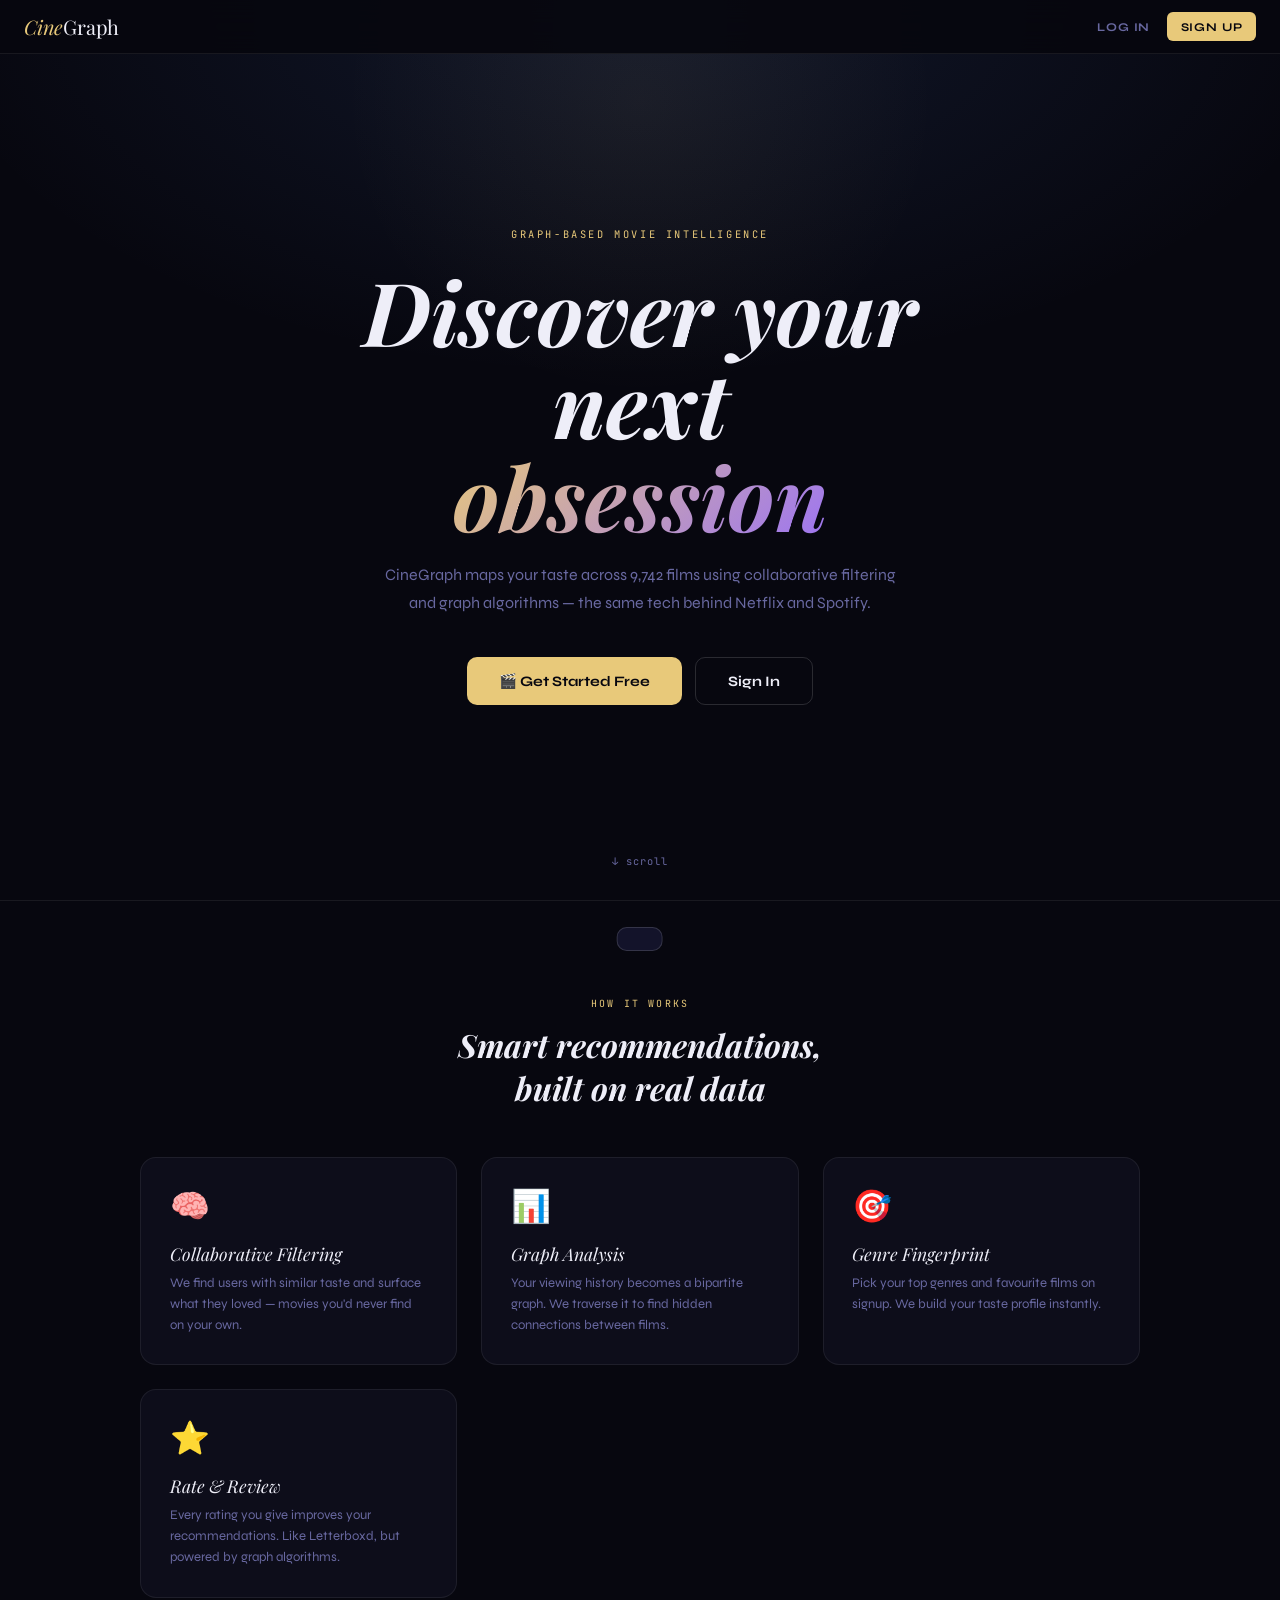
<file: frontend/graph.html>
<!DOCTYPE html>
<html lang="en">
<head>
<meta charset="UTF-8">
<meta name="viewport" content="width=device-width,initial-scale=1.0">
<title>Graph — CineGraph</title>
<link href="https://fonts.googleapis.com/css2?family=Playfair+Display:ital,wght@0,400;0,700;1,400;1,600&family=Syne:wght@400;500;600;700;800&family=JetBrains+Mono:wght@300;400;500&display=swap" rel="stylesheet">
<link rel="stylesheet" href="shared.css">
<style>
.graph-controls{
  padding:.75rem 2rem;
  border-bottom:1px solid var(--border);
  display:flex;
  align-items:center;
  gap:.8rem;
  flex-wrap:wrap;
  background:var(--s1);
}
.graph-controls h2{
  font-family:var(--serif);
  font-size:1.3rem;
  font-style:italic;
  margin-right:auto;
  color:var(--text);
}
.gc-btn{
  background:var(--s2);
  border:1px solid var(--border);
  color:var(--muted);
  font-family:var(--mono);
  font-size:.65rem;
  padding:.35rem .85rem;
  border-radius:6px;
  cursor:pointer;
  transition:all .18s;
  letter-spacing:.04em;
}
.gc-btn:hover{ border-color:var(--gold); color:var(--text); }
.gc-btn.on{ background:var(--gold); color:#07070f; border-color:var(--gold); }
.gl{ display:flex; gap:1.2rem; align-items:center; }
.gl-i{ display:flex; align-items:center; gap:.4rem; font-family:var(--mono); font-size:.62rem; color:var(--muted); }
.gl-d{ width:10px; height:10px; border-radius:50%; flex-shrink:0; }
.canvas-wrap{ width:100%; position:relative; overflow:hidden; background:#07070f; }
#graph-canvas{ width:100%; cursor:grab; display:block; }
#graph-canvas:active{ cursor:grabbing; }
.graph-footer{
  padding:.55rem 2rem;
  font-family:var(--mono);
  font-size:.62rem;
  color:var(--muted);
  border-top:1px solid var(--border);
  display:flex;
  justify-content:space-between;
  align-items:center;
  background:var(--s1);
}
.graph-footer span:first-child{ opacity:.6; }
#node-tooltip{
  position:absolute;
  background:var(--s1);
  border:1px solid var(--border2);
  border-radius:8px;
  padding:.55rem .85rem;
  font-family:var(--mono);
  font-size:.72rem;
  color:var(--text);
  pointer-events:none;
  opacity:0;
  transition:opacity .15s;
  max-width:200px;
  z-index:10;
  line-height:1.5;
}
#node-tooltip.show{ opacity:1; }
</style>
</head>
<body>
<nav id="nav-root"></nav>
<div id="toast"></div>

<div class="page-wrap" style="display:flex;flex-direction:column;min-height:100vh;">
  <div class="graph-controls">
    <h2>Bipartite Graph</h2>
    <div class="gl">
      <div class="gl-i"><div class="gl-d" style="background:#5b8dee"></div>Users</div>
      <div class="gl-i"><div class="gl-d" style="background:#e8c97a"></div>You</div>
      <div class="gl-i"><div class="gl-d" style="background:#4ecb7f"></div>Watched by you</div>
      <div class="gl-i"><div class="gl-d" style="background:#c8b878"></div>Other movies</div>
    </div>
    <button class="gc-btn on" id="gbtn-yours">Your Network</button>
    <button class="gc-btn" id="gbtn-full">Full Sample</button>
    <button class="gc-btn" id="gbtn-reset">Reset View</button>
  </div>

  <div class="canvas-wrap" id="canvas-wrap" style="flex:1;position:relative;">
    <canvas id="graph-canvas"></canvas>
    <div id="node-tooltip"></div>
  </div>

  <div class="graph-footer">
    <span>Click a movie to open it · Drag to pan · Scroll to zoom</span>
    <span id="graph-stat"></span>
  </div>
</div>

<script>const DB = {"movies":{"1":["Toy Story (1995)","Adventure|Animation|Children|Comedy|Fantasy",3.9,215,["pixar","fun"]],"2":["Jumanji (1995)","Adventure|Children|Fantasy",3.4,110,["fantasy","robin williams"]],"3":["Grumpier Old Men (1995)","Comedy|Romance",3.3,52,[]],"6":["Heat (1995)","Action|Crime|Thriller",3.9,102,[]],"10":["GoldenEye (1995)","Action|Adventure|Thriller",3.5,132,[]],"32":["Twelve Monkeys (a.k.a. 12 Monkeys) (1995)","Mystery|Sci-Fi|Thriller",4.0,177,["time travel","mindfuck"]],"34":["Babe (1995)","Children|Drama",3.7,128,[]],"47":["Seven (a.k.a. Se7en) (1995)","Mystery|Thriller",4.0,203,["mystery","twist ending","serial killer"]],"50":["Usual Suspects, The (1995)","Crime|Mystery|Thriller",4.2,204,["mindfuck","thriller","twist ending"]],"58":["Postman, The (Postino, Il) (1994)","Comedy|Drama|Romance",4.0,37,[]],"110":["Braveheart (1995)","Action|Drama|War",4.0,237,["epic","historical"]],"111":["Taxi Driver (1976)","Crime|Drama|Thriller",4.1,104,[]],"150":["Apollo 13 (1995)","Adventure|Drama|IMAX",3.8,201,["nasa","space"]],"165":["Die Hard: With a Vengeance (1995)","Action|Crime|Thriller",3.6,144,[]],"215":["Before Sunrise (1995)","Drama|Romance",4.0,24,[]],"223":["Clerks (1994)","Comedy",3.9,104,["hilarious","independent film"]],"231":["Dumb & Dumber (Dumb and Dumber) (1994)","Adventure|Comedy",3.1,133,[]],"235":["Ed Wood (1994)","Comedy|Drama",3.7,70,[]],"260":["Star Wars: Episode IV - A New Hope (1977)","Action|Adventure|Sci-Fi",4.2,251,["classic","epic"]],"293":["Léon: The Professional (a.k.a. The Professional) (Léon) (1994)","Action|Crime|Drama|Thriller",4.0,133,[]],"296":["Pulp Fiction (1994)","Comedy|Crime|Drama|Thriller",4.2,307,["cult film","drugs"]],"316":["Stargate (1994)","Action|Adventure|Sci-Fi",3.4,140,[]],"318":["Shawshank Redemption, The (1994)","Crime|Drama",4.4,317,["prison","stephen king"]],"333":["Tommy Boy (1995)","Comedy",3.8,50,[]],"344":["Ace Ventura: Pet Detective (1994)","Comedy",3.0,161,[]],"349":["Clear and Present Danger (1994)","Action|Crime|Drama|Thriller",3.6,110,[]],"356":["Forrest Gump (1994)","Comedy|Drama|Romance|War",4.2,329,["vietnam","inspiring"]],"357":["Four Weddings and a Funeral (1994)","Comedy|Romance",3.5,103,[]],"364":["Lion King, The (1994)","Adventure|Animation|Children|Drama|Musical|IMAX",3.9,172,["disney"]],"367":["Mask, The (1994)","Action|Comedy|Crime|Fantasy",3.2,157,[]],"380":["True Lies (1994)","Action|Adventure|Comedy|Romance|Thriller",3.5,178,[]],"457":["Fugitive, The (1993)","Thriller",4.0,190,[]],"480":["Jurassic Park (1993)","Action|Adventure|Sci-Fi|Thriller",3.8,238,["dinosaur"]],"500":["Mrs. Doubtfire (1993)","Comedy|Drama",3.4,144,[]],"527":["Schindler's List (1993)","Drama|War",4.2,220,["holocaust","moving"]],"541":["Blade Runner (1982)","Action|Sci-Fi|Thriller",4.1,124,["sci-fi","atmospheric"]],"543":["So I Married an Axe Murderer (1993)","Comedy|Romance|Thriller",3.3,41,[]],"551":["Nightmare Before Christmas, The (1993)","Animation|Children|Fantasy|Musical",3.6,93,[]],"552":["Three Musketeers, The (1993)","Action|Adventure|Comedy|Romance",3.3,61,[]],"553":["Tombstone (1993)","Action|Drama|Western",3.8,65,[]],"586":["Home Alone (1990)","Children|Comedy",3.0,116,[]],"587":["Ghost (1990)","Comedy|Drama|Fantasy|Romance|Thriller",3.4,115,[]],"588":["Aladdin (1992)","Adventure|Animation|Children|Comedy|Musical",3.8,183,["disney"]],"589":["Terminator 2: Judgment Day (1991)","Action|Sci-Fi",4.0,224,[]],"590":["Dances with Wolves (1990)","Adventure|Drama|Western",3.8,164,[]],"592":["Batman (1989)","Action|Crime|Thriller",3.4,189,[]],"593":["Silence of the Lambs, The (1991)","Crime|Horror|Thriller",4.2,279,[]],"594":["Snow White and the Seven Dwarfs (1937)","Animation|Children|Drama|Fantasy|Musical",3.6,77,["disney"]],"595":["Beauty and the Beast (1991)","Animation|Children|Fantasy|Musical|Romance|IMAX",3.8,146,["disney"]],"596":["Pinocchio (1940)","Animation|Children|Fantasy|Musical",3.5,60,["disney"]],"597":["Pretty Woman (1990)","Comedy|Romance",3.5,135,[]],"608":["Fargo (1996)","Comedy|Crime|Drama|Thriller",4.1,181,["dark comedy","coen brothers"]],"648":["Mission: Impossible (1996)","Action|Adventure|Mystery|Thriller",3.5,162,[]],"661":["James and the Giant Peach (1996)","Adventure|Animation|Children|Fantasy|Musical",3.4,49,[]],"673":["Space Jam (1996)","Adventure|Animation|Children|Comedy|Fantasy|Sci-Fi",2.7,53,[]],"733":["Rock, The (1996)","Action|Adventure|Thriller",3.6,121,[]],"736":["Twister (1996)","Action|Adventure|Romance|Thriller",3.3,123,[]],"750":["Dr. Strangelove or: How I Learned to Stop Worrying and Love the Bomb (1964)","Comedy|War",4.3,97,[]],"780":["Independence Day (a.k.a. ID4) (1996)","Action|Adventure|Sci-Fi|Thriller",3.4,202,[]],"858":["Godfather, The (1972)","Crime|Drama",4.3,192,["mafia"]],"904":["Rear Window (1954)","Mystery|Thriller",4.3,84,[]],"912":["Casablanca (1942)","Drama|Romance",4.2,100,[]],"919":["Wizard of Oz, The (1939)","Adventure|Children|Fantasy|Musical",3.9,92,[]],"923":["Citizen Kane (1941)","Drama|Mystery",4.0,69,[]],"924":["2001: A Space Odyssey (1968)","Adventure|Drama|Sci-Fi",3.9,109,[]],"1036":["Die Hard (1988)","Action|Crime|Thriller",3.9,145,[]],"1073":["Willy Wonka & the Chocolate Factory (1971)","Children|Comedy|Fantasy|Musical",3.9,119,[]],"1079":["Fish Called Wanda, A (1988)","Comedy|Crime",3.9,71,[]],"1080":["Monty Python's Life of Brian (1979)","Comedy",3.9,89,[]],"1089":["Reservoir Dogs (1992)","Crime|Mystery|Thriller",4.2,131,["quentin tarantino"]],"1136":["Monty Python and the Holy Grail (1975)","Adventure|Comedy|Fantasy",4.2,136,[]],"1193":["One Flew Over the Cuckoo's Nest (1975)","Drama",4.2,133,[]],"1196":["Star Wars: Episode V - The Empire Strikes Back (1980)","Action|Adventure|Sci-Fi",4.2,211,[]],"1197":["Princess Bride, The (1987)","Action|Adventure|Comedy|Fantasy|Romance",4.2,142,[]],"1198":["Raiders of the Lost Ark (Indiana Jones and the Raiders of the Lost Ark) (1981)","Action|Adventure",4.2,200,[]],"1200":["Aliens (1986)","Action|Adventure|Horror|Sci-Fi",4.0,126,[]],"1210":["Star Wars: Episode VI - Return of the Jedi (1983)","Action|Adventure|Sci-Fi",4.1,196,[]],"1213":["Goodfellas (1990)","Crime|Drama",4.2,126,["mafia"]],"1214":["Alien (1979)","Horror|Sci-Fi",4.0,146,[]],"1219":["Psycho (1960)","Crime|Horror",4.0,83,[]],"1221":["Godfather: Part II, The (1974)","Crime|Drama",4.3,129,["mafia"]],"1222":["Full Metal Jacket (1987)","Drama|War",4.1,102,["vietnam"]],"1240":["Terminator, The (1984)","Action|Sci-Fi|Thriller",3.9,131,[]],"1246":["Dead Poets Society (1989)","Drama",4.0,86,[]],"1265":["Groundhog Day (1993)","Comedy|Fantasy|Romance",3.9,143,[]],"1270":["Back to the Future (1985)","Adventure|Comedy|Sci-Fi",4.0,171,["time travel"]],"1580":["Men in Black (a.k.a. MIB) (1997)","Action|Comedy|Sci-Fi",3.5,165,[]],"1617":["L.A. Confidential (1997)","Crime|Film-Noir|Mystery|Thriller",4.1,97,[]],"1653":["Gattaca (1997)","Drama|Sci-Fi|Thriller",4.0,86,[]],"1682":["Truman Show, The (1998)","Comedy|Drama|Sci-Fi",3.8,125,[]],"1704":["Good Will Hunting (1997)","Drama|Romance",4.1,141,["inspirational"]],"1721":["Titanic (1997)","Drama|Romance",3.4,140,[]],"1732":["Big Lebowski, The (1998)","Comedy|Crime",3.9,106,["coen brothers"]],"1784":["As Good as It Gets (1997)","Comedy|Drama|Romance",3.7,96,[]],"2028":["Saving Private Ryan (1998)","Action|Drama|War",4.1,188,["world war ii"]],"2329":["American History X (1998)","Crime|Drama",4.2,129,[]],"2355":["Bug's Life, A (1998)","Adventure|Animation|Children|Comedy",3.5,92,["pixar"]],"2395":["Rushmore (1998)","Comedy|Drama",3.5,56,[]],"2396":["Shakespeare in Love (1998)","Comedy|Drama|Romance",3.8,92,[]],"2502":["Office Space (1999)","Comedy|Crime",4.1,94,[]],"2571":["Matrix, The (1999)","Action|Sci-Fi|Thriller",4.2,278,["martial arts","sci-fi"]],"2628":["Star Wars: Episode I - The Phantom Menace (1999)","Action|Adventure|Sci-Fi",3.1,140,[]],"2692":["Run Lola Run (Lola rennt) (1998)","Action|Crime",4.0,75,[]],"2700":["South Park: Bigger, Longer and Uncut (1999)","Animation|Comedy|Musical",3.9,76,[]],"2762":["Sixth Sense, The (1999)","Drama|Horror|Mystery",3.9,179,[]],"2858":["American Beauty (1999)","Drama|Romance",4.1,204,[]],"2959":["Fight Club (1999)","Action|Crime|Drama|Thriller",4.3,218,["dark comedy","psychology"]],"2997":["Being John Malkovich (1999)","Comedy|Drama|Fantasy",4.0,99,[]],"3114":["Toy Story 2 (1999)","Adventure|Animation|Children|Comedy|Fantasy",3.9,97,["pixar"]],"3578":["Gladiator (2000)","Action|Adventure|Drama",3.9,170,[]],"3793":["X-Men (2000)","Action|Adventure|Sci-Fi",3.7,133,[]],"3949":["Requiem for a Dream (2000)","Drama",3.9,96,["drug abuse"]],"3996":["Crouching Tiger, Hidden Dragon (Wo hu cang long) (2000)","Action|Drama|Romance",3.8,110,[]],"4226":["Memento (2000)","Mystery|Thriller",4.1,159,["nonlinear","twist ending"]],"4306":["Shrek (2001)","Adventure|Animation|Children|Comedy|Fantasy|Romance",3.9,170,[]],"4886":["Monsters, Inc. (2001)","Adventure|Animation|Children|Comedy|Fantasy",3.9,132,["pixar"]],"4896":["Harry Potter and the Sorcerer's Stone (a.k.a. Harry Potter and the Philosopher's Stone) (2001)","Adventure|Children|Fantasy",3.8,107,[]],"4973":["Amelie (Fabuleux destin d'Amélie Poulain, Le) (2001)","Comedy|Romance",4.2,120,["whimsical"]],"4993":["Lord of the Rings: The Fellowship of the Ring, The (2001)","Adventure|Fantasy",4.1,198,["fantasy","tolkien"]],"4995":["Beautiful Mind, A (2001)","Drama|Romance",4.0,123,[]],"5349":["Spider-Man (2002)","Action|Adventure|Sci-Fi|Thriller",3.5,122,[]],"5378":["Star Wars: Episode II - Attack of the Clones (2002)","Action|Adventure|Sci-Fi|IMAX",3.2,92,[]],"5418":["Bourne Identity, The (2002)","Action|Mystery|Thriller",3.8,112,[]],"5445":["Minority Report (2002)","Action|Crime|Mystery|Sci-Fi|Thriller",3.6,120,[]],"5618":["Spirited Away (Sen to Chihiro no kamikakushi) (2001)","Adventure|Animation|Fantasy",4.2,87,["anime"]],"5952":["Lord of the Rings: The Two Towers, The (2002)","Adventure|Fantasy",4.0,188,["tolkien"]],"5989":["Catch Me If You Can (2002)","Crime|Drama",3.9,115,[]],"5991":["Chicago (2002)","Comedy|Crime|Drama|Musical",3.7,49,[]],"6016":["City of God (Cidade de Deus) (2002)","Action|Adventure|Crime|Drama|Thriller",4.1,75,[]],"6333":["X2: X-Men United (2003)","Action|Adventure|Sci-Fi|Thriller",3.7,76,[]],"6365":["Matrix Reloaded, The (2003)","Action|Adventure|Sci-Fi|Thriller|IMAX",3.4,96,[]],"6377":["Finding Nemo (2003)","Adventure|Animation|Children|Comedy",4.0,141,["pixar"]],"6539":["Pirates of the Caribbean: The Curse of the Black Pearl (2003)","Action|Adventure|Comedy|Fantasy",3.8,149,[]],"6874":["Kill Bill: Vol. 1 (2003)","Action|Crime|Thriller",4.0,131,[]],"7143":["Last Samurai, The (2003)","Action|Adventure|Drama|War",3.9,62,[]],"7153":["Lord of the Rings: The Return of the King, The (2003)","Action|Adventure|Drama|Fantasy",4.1,185,["tolkien"]],"7438":["Kill Bill: Vol. 2 (2004)","Action|Drama|Thriller",3.9,110,[]],"7451":["Mean Girls (2004)","Comedy",3.8,39,[]],"8360":["Shrek 2 (2004)","Adventure|Animation|Children|Comedy|Musical|Romance",3.6,92,[]],"8368":["Harry Potter and the Prisoner of Azkaban (2004)","Adventure|Fantasy|IMAX",3.9,93,[]],"8636":["Spider-Man 2 (2004)","Action|Adventure|Sci-Fi|IMAX",3.8,79,[]],"8641":["Anchorman: The Legend of Ron Burgundy (2004)","Comedy",3.8,57,[]],"8665":["Bourne Supremacy, The (2004)","Action|Crime|Thriller",3.8,75,[]],"8784":["Garden State (2004)","Comedy|Drama|Romance",3.7,48,[]],"8798":["Collateral (2004)","Action|Crime|Drama|Thriller",3.8,44,[]],"8874":["Shaun of the Dead (2004)","Comedy|Horror",4.0,77,[]],"8950":["Machinist, The (2004)","Drama|Mystery|Thriller",4.0,38,[]],"8957":["Saw (2004)","Horror|Mystery|Thriller",3.2,33,[]],"8958":["Ray (2004)","Drama",3.7,19,[]],"8961":["Incredibles, The (2004)","Action|Adventure|Animation|Children|Comedy",3.8,125,["pixar"]],"33493":["Star Wars: Episode III - Revenge of the Sith (2005)","Action|Adventure|Sci-Fi",3.4,78,[]],"33794":["Batman Begins (2005)","Action|Crime|IMAX",3.9,116,[]],"44191":["V for Vendetta (2006)","Action|Sci-Fi|Thriller|IMAX",3.9,100,[]],"48394":["Pan's Labyrinth (Laberinto del fauno, El) (2006)","Drama|Fantasy|Thriller",3.8,81,[]],"48516":["Departed, The (2006)","Crime|Drama|Thriller",4.3,107,["undercover cop"]],"48780":["Prestige, The (2006)","Drama|Mystery|Sci-Fi|Thriller",4.0,90,[]],"49272":["Casino Royale (2006)","Action|Adventure|Thriller",3.9,81,[]],"51662":["300 (2007)","Action|Fantasy|War|IMAX",3.7,80,[]],"51255":["Hot Fuzz (2007)","Action|Comedy|Crime|Mystery",4.0,61,[]],"54286":["Bourne Ultimatum, The (2007)","Action|Crime|Thriller",3.7,81,[]],"55820":["No Country for Old Men (2007)","Crime|Drama",3.9,64,[]],"56367":["Juno (2007)","Comedy|Drama|Romance",3.8,65,[]],"57669":["In Bruges (2008)","Comedy|Crime|Drama|Thriller",4.2,41,[]],"58559":["Dark Knight, The (2008)","Action|Crime|Drama|IMAX",4.2,149,["superhero"]],"59315":["Iron Man (2008)","Action|Adventure|Sci-Fi",3.8,94,[]],"60069":["WALL·E (2008)","Adventure|Animation|Children|Romance|Sci-Fi",4.1,104,["pixar"]],"60756":["Step Brothers (2008)","Comedy",3.6,28,[]],"64839":["Wrestler, The (2008)","Drama",3.7,34,[]],"68157":["Inglourious Basterds (2009)","Action|Drama|War",4.1,88,[]],"68358":["Star Trek (2009)","Action|Adventure|Sci-Fi|IMAX",3.9,59,[]],"68954":["Up (2009)","Adventure|Animation|Children|Drama",4.0,105,["pixar"]],"69122":["Hangover, The (2009)","Comedy|Crime",3.6,76,[]],"69757":["(500) Days of Summer (2009)","Comedy|Drama|Romance",3.7,42,[]],"70286":["District 9 (2009)","Mystery|Sci-Fi|Thriller",3.8,65,[]],"71535":["Zombieland (2009)","Action|Comedy|Horror",3.9,53,[]],"72998":["Avatar (2009)","Action|Adventure|Sci-Fi|IMAX",3.6,97,[]],"73017":["Sherlock Holmes (2009)","Action|Crime|Mystery|Thriller",3.9,58,[]],"74458":["Shutter Island (2010)","Drama|Mystery|Thriller",4.0,67,[]],"77455":["Exit Through the Gift Shop (2010)","Comedy|Documentary",4.0,13,[]],"78499":["Toy Story 3 (2010)","Adventure|Animation|Children|Comedy|Fantasy|IMAX",4.1,55,["pixar"]],"79132":["Inception (2010)","Action|Crime|Drama|Mystery|Sci-Fi|Thriller|IMAX",4.1,143,["sci-fi"]],"80463":["Social Network, The (2010)","Drama",3.9,57,[]],"80489":["Town, The (2010)","Crime|Drama|Thriller",4.0,22,[]],"80906":["Inside Job (2010)","Documentary",4.3,12,[]],"81845":["King's Speech, The (2010)","Drama",4.0,58,[]],"82459":["True Grit (2010)","Western",3.8,28,["coen brothers"]],"86345":["Louis C.K.: Hilarious (2010)","Comedy",4.1,9,[]],"89774":["Warrior (2011)","Drama",3.7,11,[]],"91529":["Dark Knight Rises, The (2012)","Action|Adventure|Crime|IMAX",4.0,76,[]],"91658":["Girl with the Dragon Tattoo, The (2011)","Drama|Thriller",3.5,42,[]],"99114":["Django Unchained (2012)","Action|Drama|Western",3.9,71,[]],"106782":["Wolf of Wall Street, The (2013)","Comedy|Crime|Drama",3.9,54,[]],"109487":["Interstellar (2014)","Sci-Fi|IMAX",4.0,73,[]],"112552":["Whiplash (2014)","Drama",4.0,38,[]],"114060":["Drop, The (2014)","Crime|Drama|Thriller",2.8,3,[]],"115713":["Ex Machina (2015)","Drama|Sci-Fi|Thriller",3.9,28,[]],"122882":["Mad Max: Fury Road (2015)","Action|Adventure|Sci-Fi|Thriller",3.8,47,[]],"122886":["Star Wars: Episode VII - The Force Awakens (2015)","Action|Adventure|Fantasy|Sci-Fi|IMAX",3.9,41,[]],"122904":["Deadpool (2016)","Action|Adventure|Comedy|Sci-Fi",3.8,54,[]],"46970":["Idiocracy (2006)","Comedy|Sci-Fi",3.7,62,[]],"131724":["Jinx: The Life and Deaths of Robert Durst, The (2015)","Documentary",5.0,1,[]]},"userWatched":{"1":[1,3,6,47,50,70,101,110,151,157,163,216,223,231,235,260,296,316,333,349,356,362,367,423,441,457,480,500,527,543,552,553,590,592,593,596,608,648,661,673,733,736,780,804,919,923,940,943,954,1009,1023,1024,1025,1029,1030,1031,1032,1042,1049,1060,1073,1080,1089,1090,1092,1097,1127,1136,1196,1197,1198,1206,1208,1210,1213,1214,1219,1220,1222,1224,1226,1240,1256,1258,1265,1270,1275,1278,1282,1291,1298,1348,1377,1396,1408,1445,1473,1500,1517,1552,1573,1580,1587,1617,1620,1625,1644,1676,1732,1777,1793,1804,1805,1920,1927,1954,1967,2000,2005,2012,2018,2028,2033,2046,2048,2054,2058,2078,2090,2093,2094,2096,2099,2105,2115,2116,2137,2139,2141,2143,2161,2174,2193,2253,2268,2273,2291,2329,2338,2353,2366,2387,2389,2395,2406,2414,2427,2450,2459,2470,2478,2492,2502,2528,2529,2542,2571,2580,2596,2616,2617,2628,2640,2641,2644,2648,2654,2657,2692,2700,2716,2761,2797,2826,2858,2872,2899,2916,2944,2947,2948,2949,2959,2985,2987,2991,2993,2997,3033,3034,3052,3053,3062,3147,3168,3176,3243,3247,3253,3273,3386,3439,3440,3441,3448,3450,3479,3489,3527,3578,3617,3639,3671,3702,3703,3729,3740,3744,3793,3809,4006,5060],"2":[318,333,1704,3578,6874,8798,46970,48516,58559,60756,68157,71535,74458,77455,79132,80489,80906,86345,89774,91529,91658,99114,106782,109487,112552,114060,115713,122882,131724],"3":[31,527,647,688,720,849,914,1093,1124,1263,1272,1275,1302,1371,1587,2018,2080,2090,2105,2288,2424,2851,3024,3210,3703,3949,4518,5048,5181,5746,5764,5919,6238,6835,7899,7991,26409,70946,72378],"4":[21,32,45,47,52,58,106,125,126,162,171,176,190,215,222,232,235,247,260,265,296,319,342,345,348,351,357,368,417,441,450,457,475,492,509,538,539,553,588,593,595,599,608,648,708,759,800,892,898,899,902,904,908,910,912,914,919,920,930,937,1025,1046,1057,1060,1073,1077,1079,1080,1084,1086,1094,1103,1136,1179,1183,1188,1196,1197,1198,1199,1203,1211,1213,1219,1225,1250,1259,1265,1266,1279,1282,1283,1288,1291,1304,1391,1449,1466,1500,1517,1580,1597,1617,1641,1704,1719,1732,1733,1734,1834,1860,1883,1885,1892,1895,1907,1914,1916,1923,1947,1966,1967,1968,2019,2076,2078,2109,2145,2150,2174,2186,2203,2204,2282,2324,2336,2351,2359,2390,2395,2406,2467,2571,2583,2599,2628,2683,2692,2712,2762,2763,2770,2791,2843,2858,2874,2921,2926,2959,2973,2997,3033,3044,3060,3079,3083,3160,3175,3176,3204,3255,3317,3358,3365,3386,3408,3481,3489,3508,3538,3591,3788,3809,3851,3897,3911,3967,3996,4002,4014,4020,4021,4027,4029,4033,4034,4074,4121,4144,4166,4226,4239,4246,4252,4260,4273,4308,4347,4381,4641,4741,4765,4881,4896,4902,4967],"5":[1,21,34,36,39,50,58,110,150,153,232,247,253,261,265,266,290,296,300,316,318,344,349,357,364,367,380,410,457,474,475,515,527,531,534,588,589,590,592,594,595,596,597,608],"6":[2,3,4,5,6,7,8,10,11,13,15,16,17,19,21,22,24,25,26,27,31,32,34,36,41,43,45,46,47,50,54,60,61,62,65,66,76,79,86,87,88,89,92,93,95,100,102,104,105,110,112,113,126,135,140,141,145,146,150,151,153,158,159,160,161,163,165,168,170,171,174,177,179,180,181,185,186,189,191,195,196,201,204,205,207,208,209,210,212,216,217,218,219,222,224,225,230,231,234,236,237,239,240,243,248,250,251,252,253,254,256,257,258,261,262,265,266,267,270,271,273,274,276,277,279,281,282,288,289,291,292,293,296,302,303,304,310,312,313,314,315,316,317,318,327,329,330,332,333,336,337,339,340,342,343,344,347,348,349,350,351,352,353,354,355,356,357,358,359,360,361,362,364,366,367,368,370,371,374,377,378,380,381,382,383,405,410,412,415,416,419,426,432,434,435,437,440,445,450,454,455,457,458,460,466,468,469,472,474,475,477,480,485,489,490,491,493,494,497,500,502,505,508,509,510,515,516,520,524,527,531,532,536,537,539,540,542,543,546,548,552,553,569,575,587,588,589,590,592,593,594,595,596,597,606,608,609,616,628,631,637,640,647,648,662,667,694,697,700,704,708,709,710,711,719,736,747,762,765,775,780,783,795,799,801,802,818,830,835,837,838,839,842,848,852,867,880,881,888,891,979,981,986,991,996,999,1004,1006,1042,1049,1061,1064,1073,1082,1084],"7":[1,50,58,150,165,260,356,380,466,480,587,588,589,592,593,595,648,750,780,920,924,1101,1183,1196,1208,1210,1219,1220,1240,1246,1270,1517,1584,1610,1617,1682,1784,1917,1923,1954,2019,2324,2353,2529,2628,2640,2671,2683,2688,2701,2717,2762,2858,3114,3354,3408,3578,3623,3793,3869,3916,3977,3994,4018,4223,4246,4306,4310,4370,4643,4700,4844,4874,4886,4896,4963,4993,4995,5218,5349,5378,5445,5459,5464,5502,5618,5816,5952,5989,5991,6333,6365,6534,6539,6863,6934,7143,7153,7445,8207,8360,8368,8373,8528,8636,8665,8783,8798,8808,8865,8870,8907,8908,8949,8957,8958,8961,8965,8970,8972,8984,27741,30812,30816,31878,32029,32031,32296,32587,33162,33493,33794,33836,34048,34319,37741,38388,42002,45499,45517,45668,45730,46530,48516,48783,48997,49272,49278,49286,49824],"8":[2,10,11,21,32,34,39,47,50,110,141,150,153,185,186,208,231,235,236,252,253,282,292,296,317,318,339,356,357,364,367,377,380,432,440,454,457,480,500,527,539,586,587,590,592,593,597],"9":[41,187,223,371,627,922,923,1037,1095,1198,1270,1674,1987,2011,2012,2023,2300,2877,2901,3173,3328,3735,4131,4558,4993,5218,5378,5445,5447,5451,5481,5507,5841,5843,5872,5890,5891,5893,5902,5952,5956,5962,5965,5988,6001,6044],"10":[296,356,588,597,912,1028,1088,1247,1307,1784,1907,2571,2671,2762,2858,2959,3578,3882,4246,4306,4447,4993,4995,5066,5377,5620,5943,5952,5957,6155,6266,6377,6535,6942,7149,7151,7153,7154,7169,7293,7375,7451,7458,8529,8533,8636,8665,8808,8869,8961,8969,8970,30749,31433,31685,33145,33679,33794,40629,40819,41285,47099,49272,49286,51662,51705,51834,54286,56367,56949,58047,58559,59333,59421,60397,60950,61250,63113,63992,64969,66203,68954,69406,69844,70183,70293,71579,72011,72330,72407,72720,72737,72998,73017,74450,77841,78772,79091,79132,80549,81784,81845,81847,82167,82499,84374,86548,87222,88163,88810,91104,91529,92259,94070,95167,95449,95510,95543,96079,97024,97938,98203,103335,103339,104374,105211,106489,106696,106782,107141,109374,109487,109853,112006,113275,113394,119145,129428,136020,137595,140110]},"userRatings":{"2":{"318":3.0,"333":4.0,"1704":4.5,"3578":4.0,"6874":4.0,"8798":3.5,"48516":4.0,"58559":4.5,"60756":5.0,"68157":4.5,"71535":3.0,"74458":4.0,"77455":3.0,"79132":4.0,"80489":4.5,"80906":5.0,"86345":4.0,"89774":5.0,"91529":3.5,"91658":2.5,"99114":3.5,"106782":5.0,"109487":3.0,"112552":4.0,"115713":3.5,"122882":5.0,"131724":5.0}}};</script>
<script src="shared.js"></script>
<script>
// ─── state ───────────────────────────────────────────────
var gNodes = [], gEdges = [], gMode = 'yours';
var gPan = {x: 0, y: 0}, gZoom = 1;
var canvas, ctx, W, H;
var isDragging = false, dragStart = {x:0,y:0}, panStart = {x:0,y:0};
var hoveredNode = null;

// ─── helpers ─────────────────────────────────────────────
function minfo(mid) { return DB.movies[String(mid)] || null; }
function cleanTitle(t) {
  if (!t) return '?';
  return t.replace(/\s*\(\d{4}\)\s*$/, '').replace(/^(The|A|An)\s+(.+),\s+(The|A|An)$/i, '$3 $2');
}

// ─── canvas setup ────────────────────────────────────────
function initCanvas() {
  canvas = document.getElementById('graph-canvas');
  var wrap = document.getElementById('canvas-wrap');
  W = wrap.offsetWidth;
  H = Math.max(window.innerHeight - 170, 480);
  canvas.width = W;
  canvas.height = H;
  canvas.style.height = H + 'px';
  ctx = canvas.getContext('2d');
}

// ─── build graph data ────────────────────────────────────
function buildGraph(mode) {
  gMode = mode;
  gNodes = [];
  gEdges = [];

  var u = getUser();
  var myId = String((u && u.dbId) || 1);
  // If this user has no watch history, fall back to the first user that does
  if (!DB.userWatched[myId]) {
    myId = Object.keys(DB.userWatched)[0];
  }

  if (mode === 'yours') {
    // Pick current user + neighbours who share watched movies
    var myWatched = (DB.userWatched[myId] || []);
    var mySet = new Set(myWatched.map(String));

    // Find other users sharing ≥2 movies
    var neighbors = [];
    Object.keys(DB.userWatched).forEach(function(uid) {
      if (uid === myId) return;
      var shared = (DB.userWatched[uid] || []).filter(function(m) { return mySet.has(String(m)); });
      if (shared.length >= 2) neighbors.push({uid: uid, shared: shared.length});
    });
    neighbors.sort(function(a,b) { return b.shared - a.shared; });
    neighbors = neighbors.slice(0, 7);

    var allUsers = [{uid: myId, isMe: true}].concat(neighbors.map(function(n) { return {uid: n.uid, isMe: false}; }));

    // Collect movies: only use movies that have DB metadata (no ? nodes)
    var movieSet = new Set();
    // User's own watched movies that have DB entries
    myWatched.forEach(function(m) { if (DB.movies[String(m)]) movieSet.add(String(m)); });
    // Neighbors' movies that have DB entries
    neighbors.forEach(function(n) {
      (DB.userWatched[n.uid] || []).forEach(function(m) { if (DB.movies[String(m)]) movieSet.add(String(m)); });
    });
    var movieIds = [...movieSet].sort(function(a,b){ var ao=mySet.has(a)?1:0,bo=mySet.has(b)?1:0; return bo-ao; }).slice(0,40);

    // ── Layout: TRUE BIPARTITE ──
    // Left column = Users, Right column = Movies
    var PAD_X = 100;
    var LEFT_X = PAD_X;
    var RIGHT_X = W - PAD_X;
    var usedH = H - 80;

    // Place users on left
    allUsers.forEach(function(u, i) {
      var y = 40 + (i + 0.5) * (usedH / allUsers.length);
      gNodes.push({
        id: 'u' + u.uid,
        type: 'user',
        label: u.isMe ? 'You (#' + u.uid + ')' : 'User #' + u.uid,
        shortLabel: u.isMe ? 'You' : '#' + u.uid,
        x: LEFT_X,
        y: y,
        color: u.isMe ? '#e8c97a' : '#5b8dee',
        r: u.isMe ? 14 : 11,
        mid: null,
        isMe: u.isMe
      });
    });

    // Place movies on right
    movieIds.forEach(function(mid, i) {
      var info = minfo(mid);
      var y = 40 + (i + 0.5) * (usedH / movieIds.length);
      var isWatched = mySet.has(mid);
      gNodes.push({
        id: 'm' + mid,
        type: 'movie',
        label: info ? cleanTitle(info[0]) : '?',
        shortLabel: info ? cleanTitle(info[0]).slice(0, 16) : '?',
        x: RIGHT_X,
        y: y,
        color: isWatched ? '#4ecb7f' : '#c8b878',
        r: isWatched ? 9 : 7,
        mid: +mid,
        rating: info ? info[2] : null
      });
    });

    // Build edges
    var nodeMap = {};
    gNodes.forEach(function(n) { nodeMap[n.id] = n; });

    allUsers.forEach(function(u) {
      var watched = DB.userWatched[u.uid] || [];
      watched.forEach(function(m) {
        var mId = 'm' + m;
        if (nodeMap[mId]) {
          gEdges.push({
            from: 'u' + u.uid,
            to: mId,
            isMe: u.isMe,
            alpha: u.isMe ? 0.55 : 0.18
          });
        }
      });
    });

  } else {
    // Full sample: show a slice of all users
    var sUsers = Object.keys(DB.userWatched).slice(0, 12);
    var movieSet2 = new Set();
    sUsers.forEach(function(uid) {
      (DB.userWatched[uid] || []).slice(0, 12).forEach(function(m) { movieSet2.add(String(m)); });
    });
    var movieIds2 = [...movieSet2].filter(function(m) { return DB.movies[m]; }).slice(0, 50);

    var PAD_X = 100, usedH = H - 80;
    var LEFT_X = PAD_X, RIGHT_X = W - PAD_X;

    sUsers.forEach(function(uid, i) {
      var y = 40 + (i + 0.5) * (usedH / sUsers.length);
      gNodes.push({
        id: 'u' + uid, type: 'user',
        label: 'User #' + uid, shortLabel: '#' + uid,
        x: LEFT_X, y: y,
        color: uid === myId ? '#e8c97a' : '#5b8dee',
        r: uid === myId ? 14 : 11,
        mid: null, isMe: uid === myId
      });
    });

    movieIds2.forEach(function(mid, i) {
      var info = minfo(mid);
      var y = 40 + (i + 0.5) * (usedH / movieIds2.length);
      gNodes.push({
        id: 'm' + mid, type: 'movie',
        label: info ? cleanTitle(info[0]) : '?',
        shortLabel: info ? cleanTitle(info[0]).slice(0, 16) : '?',
        x: RIGHT_X, y: y,
        color: '#c8b878', r: 7,
        mid: +mid,
        rating: info ? info[2] : null
      });
    });

    var nodeMap2 = {};
    gNodes.forEach(function(n) { nodeMap2[n.id] = n; });

    sUsers.forEach(function(uid) {
      (DB.userWatched[uid] || []).slice(0, 12).forEach(function(m) {
        var mId = 'm' + m;
        if (nodeMap2[mId]) {
          gEdges.push({ from: 'u' + uid, to: mId, isMe: uid === myId, alpha: uid === myId ? 0.5 : 0.15 });
        }
      });
    });
  }

  // Reset view to show full graph
  gPan = {x: 0, y: 0};
  gZoom = 1;

  document.getElementById('graph-stat').textContent =
    gNodes.filter(function(n){return n.type==='user';}).length + ' users · ' +
    gNodes.filter(function(n){return n.type==='movie';}).length + ' movies · ' +
    gEdges.length + ' connections';

  draw();
}

// ─── drawing ─────────────────────────────────────────────
function worldToScreen(x, y) {
  return { x: x * gZoom + gPan.x, y: y * gZoom + gPan.y };
}
function screenToWorld(sx, sy) {
  return { x: (sx - gPan.x) / gZoom, y: (sy - gPan.y) / gZoom };
}

function draw() {
  if (!ctx) return;
  ctx.clearRect(0, 0, W, H);

  // Background
  ctx.fillStyle = '#07070f';
  ctx.fillRect(0, 0, W, H);

  // Column labels
  ctx.save();
  ctx.font = '600 11px Syne, sans-serif';
  ctx.textAlign = 'center';
  ctx.letterSpacing = '0.1em';

  // Left label
  var leftX = (gNodes.find(function(n){return n.type==='user';})||{x:100}).x;
  var lPos = worldToScreen(leftX, 18);
  ctx.fillStyle = 'rgba(91,141,238,.6)';
  ctx.fillText('USERS', lPos.x, lPos.y);

  // Right label
  var rightX = (gNodes.find(function(n){return n.type==='movie';})||{x:W-100}).x;
  var rPos = worldToScreen(rightX, 18);
  ctx.fillStyle = 'rgba(200,184,120,.6)';
  ctx.fillText('MOVIES', rPos.x, rPos.y);
  ctx.restore();

  // Separator line (faint)
  var midX = worldToScreen((leftX + rightX) / 2, 0).x;
  ctx.save();
  ctx.strokeStyle = 'rgba(255,255,255,.04)';
  ctx.lineWidth = 1;
  ctx.setLineDash([4, 8]);
  ctx.beginPath(); ctx.moveTo(midX, 0); ctx.lineTo(midX, H); ctx.stroke();
  ctx.setLineDash([]);
  ctx.restore();

  // Build node map
  var nm = {};
  gNodes.forEach(function(n) { nm[n.id] = n; });

  // Draw edges (sorted: non-mine first, then mine on top)
  var sortedEdges = gEdges.slice().sort(function(a,b) { return (a.isMe?1:0)-(b.isMe?1:0); });

  sortedEdges.forEach(function(e) {
    var a = nm[e.from], b = nm[e.to];
    if (!a || !b) return;
    var sa = worldToScreen(a.x, a.y);
    var sb = worldToScreen(b.x, b.y);

    ctx.beginPath();
    ctx.moveTo(sa.x, sa.y);

    // Slight curve for readability
    var cpx = (sa.x + sb.x) / 2;
    var cpy = (sa.y + sb.y) / 2 - (e.isMe ? 0 : 8);
    ctx.quadraticCurveTo(cpx, cpy, sb.x, sb.y);

    if (e.isMe) {
      ctx.strokeStyle = 'rgba(78,203,127,' + e.alpha + ')';
      ctx.lineWidth = 1.5 * gZoom;
    } else {
      ctx.strokeStyle = 'rgba(200,184,120,' + e.alpha + ')';
      ctx.lineWidth = 0.8 * gZoom;
    }
    ctx.stroke();
  });

  // Draw nodes
  gNodes.forEach(function(n) {
    var s = worldToScreen(n.x, n.y);
    var r = n.r * Math.min(gZoom, 1.8);
    var isHov = hoveredNode && hoveredNode.id === n.id;

    // Glow
    if (n.r >= 11 || isHov) {
      var gr = ctx.createRadialGradient(s.x, s.y, 0, s.x, s.y, r * 3);
      var col = n.color;
      gr.addColorStop(0, col + '30');
      gr.addColorStop(1, 'transparent');
      ctx.beginPath(); ctx.arc(s.x, s.y, r * 3, 0, Math.PI * 2);
      ctx.fillStyle = gr; ctx.fill();
    }

    // Node circle
    ctx.beginPath(); ctx.arc(s.x, s.y, r + (isHov ? 2 : 0), 0, Math.PI * 2);
    ctx.fillStyle = n.color;
    ctx.fill();

    // Border
    ctx.strokeStyle = isHov ? '#fff' : 'rgba(255,255,255,.25)';
    ctx.lineWidth = isHov ? 2 : 1;
    ctx.stroke();

    // Label
    var fontSize = Math.max(9, Math.min(13, 11 * gZoom));
    ctx.font = n.type === 'user' ? ('600 ' + fontSize + 'px Syne,sans-serif') : (fontSize + 'px JetBrains Mono,monospace');
    ctx.textAlign = n.type === 'user' ? 'right' : 'left';
    ctx.fillStyle = isHov ? '#fff' : 'rgba(255,255,255,.75)';

    var labelX = n.type === 'user' ? s.x - r - 6 : s.x + r + 6;
    var label = n.shortLabel;
    if (gZoom < 0.5) {
      // At very low zoom, skip labels for movies
      if (n.type === 'movie') return;
    }
    ctx.fillText(label, labelX, s.y + fontSize * 0.35);
  });
}

// ─── tooltip ─────────────────────────────────────────────
function showTooltip(node, sx, sy) {
  var tip = document.getElementById('node-tooltip');
  var html = '';
  if (node.type === 'movie') {
    var info = minfo(node.mid);
    if (info) {
      html = '<strong>' + cleanTitle(info[0]) + '</strong><br>';
      html += info[1].replace(/\|/g,', ') + '<br>';
      html += '⭐ ' + info[2].toFixed(1) + ' · ' + info[3] + ' ratings';
    }
  } else {
    var cnt = (DB.userWatched[node.id.replace('u','')] || []).length;
    html = '<strong>' + node.label + '</strong><br>' + cnt + ' movies watched';
  }
  tip.innerHTML = html;
  tip.style.left = Math.min(sx + 14, W - 220) + 'px';
  tip.style.top = Math.max(sy - 40, 4) + 'px';
  tip.classList.add('show');
}
function hideTooltip() {
  document.getElementById('node-tooltip').classList.remove('show');
}

// ─── hit testing ─────────────────────────────────────────
function hitTest(sx, sy) {
  var wp = screenToWorld(sx, sy);
  var hit = null;
  var bestD = Infinity;
  gNodes.forEach(function(n) {
    var d = Math.hypot(n.x - wp.x, n.y - wp.y);
    var threshold = n.r / Math.min(gZoom, 1) + 6;
    if (d < threshold && d < bestD) { bestD = d; hit = n; }
  });
  return hit;
}

// ─── events ──────────────────────────────────────────────
function bindEvents() {
  // Mouse
  canvas.addEventListener('mousedown', function(e) {
    isDragging = true;
    dragStart = {x: e.clientX, y: e.clientY};
    panStart = {x: gPan.x, y: gPan.y};
  });

  window.addEventListener('mouseup', function() { isDragging = false; });

  canvas.addEventListener('mousemove', function(e) {
    var rect = canvas.getBoundingClientRect();
    var sx = e.clientX - rect.left;
    var sy = e.clientY - rect.top;

    if (isDragging) {
      hideTooltip();
      gPan.x = panStart.x + (e.clientX - dragStart.x);
      gPan.y = panStart.y + (e.clientY - dragStart.y);
      draw();
      return;
    }

    var node = hitTest(sx, sy);
    if (node !== hoveredNode) {
      hoveredNode = node;
      canvas.style.cursor = node ? 'pointer' : 'grab';
      draw();
    }
    if (node) {
      showTooltip(node, sx, sy);
    } else {
      hideTooltip();
    }
  });

  canvas.addEventListener('wheel', function(e) {
    e.preventDefault();
    var rect = canvas.getBoundingClientRect();
    var sx = e.clientX - rect.left;
    var sy = e.clientY - rect.top;
    var factor = e.deltaY < 0 ? 1.12 : 0.9;
    var newZoom = Math.max(0.15, Math.min(8, gZoom * factor));
    // Zoom toward cursor
    gPan.x = sx - (sx - gPan.x) * (newZoom / gZoom);
    gPan.y = sy - (sy - gPan.y) * (newZoom / gZoom);
    gZoom = newZoom;
    draw();
  }, {passive: false});

  canvas.addEventListener('click', function(e) {
    var rect = canvas.getBoundingClientRect();
    var node = hitTest(e.clientX - rect.left, e.clientY - rect.top);
    if (node && node.type === 'movie' && node.mid) {
      window.location.href = 'movie.html?id=' + node.mid;
    }
  });

  // Touch
  var lastTouchDist = null;
  canvas.addEventListener('touchstart', function(e) {
    if (e.touches.length === 1) {
      isDragging = true;
      dragStart = {x: e.touches[0].clientX, y: e.touches[0].clientY};
      panStart = {x: gPan.x, y: gPan.y};
    } else if (e.touches.length === 2) {
      lastTouchDist = Math.hypot(
        e.touches[0].clientX - e.touches[1].clientX,
        e.touches[0].clientY - e.touches[1].clientY
      );
    }
  }, {passive: true});

  canvas.addEventListener('touchend', function() { isDragging = false; lastTouchDist = null; });

  canvas.addEventListener('touchmove', function(e) {
    if (e.touches.length === 1 && isDragging) {
      gPan.x = panStart.x + (e.touches[0].clientX - dragStart.x);
      gPan.y = panStart.y + (e.touches[0].clientY - dragStart.y);
      draw();
    } else if (e.touches.length === 2 && lastTouchDist !== null) {
      var d = Math.hypot(
        e.touches[0].clientX - e.touches[1].clientX,
        e.touches[0].clientY - e.touches[1].clientY
      );
      gZoom = Math.max(0.15, Math.min(8, gZoom * (d / lastTouchDist)));
      lastTouchDist = d;
      draw();
    }
  }, {passive: true});
}

// ─── reset view to fit all nodes ─────────────────────────
function resetView() {
  if (!gNodes.length) return;
  // Fit all nodes in view with padding
  var pad = 60;
  gZoom = 1;
  gPan = {x: 0, y: 0};
  draw();
}

// ─── init ─────────────────────────────────────────────────
document.addEventListener('DOMContentLoaded', function() {
  if (!requireAuth()) return;
  buildNav('graph');

  setTimeout(function() {
    initCanvas();
    bindEvents();
    buildGraph('yours');

    document.getElementById('gbtn-yours').addEventListener('click', function() {
      document.querySelectorAll('.gc-btn').forEach(function(b){b.classList.remove('on');});
      this.classList.add('on');
      buildGraph('yours');
    });
    document.getElementById('gbtn-full').addEventListener('click', function() {
      document.querySelectorAll('.gc-btn').forEach(function(b){b.classList.remove('on');});
      this.classList.add('on');
      buildGraph('full');
    });
    document.getElementById('gbtn-reset').addEventListener('click', function() {
      resetView();
    });

    window.addEventListener('resize', function() {
      initCanvas();
      draw();
    });
  }, 80);
});
</script>
</body>
</html>
</file>
<file: frontend/shared.css>
/* ═══════════════════════════════════════════
   CINEGRAPH — SHARED STYLES
   ═══════════════════════════════════════════ */
*{margin:0;padding:0;box-sizing:border-box;}
html{scroll-behavior:smooth;}
:root{
  --bg:#07070f;--s1:#0d0d1a;--s2:#13132a;--s3:#1a1a35;
  --border:rgba(255,255,255,0.07);--border2:rgba(255,255,255,0.14);
  --text:#eeeef8;--muted:#6868a0;--dim:#35355a;
  --gold:#e8c97a;--gold2:#c4a040;
  --blue:#5b8dee;--green:#4ecb7f;--red:#e05555;--purple:#9b72f5;
  --serif:'Playfair Display',Georgia,serif;
  --sans:'Syne',sans-serif;
  --mono:'JetBrains Mono',monospace;
}
body{background:var(--bg);color:var(--text);font-family:var(--sans);min-height:100vh;}
::-webkit-scrollbar{width:3px;height:3px;}
::-webkit-scrollbar-thumb{background:var(--dim);border-radius:2px;}

/* ── NAV ── */
nav{position:fixed;top:0;left:0;right:0;height:54px;z-index:900;
  background:rgba(7,7,15,.93);backdrop-filter:blur(20px);
  border-bottom:1px solid var(--border);
  display:flex;align-items:center;padding:0 1.5rem;gap:.2rem;}
.logo{font-family:var(--serif);font-style:italic;font-size:1.25rem;color:var(--gold);
  margin-right:auto;letter-spacing:-.01em;text-decoration:none;}
.logo span{color:var(--text);font-style:normal;}
.nl{color:var(--muted);font-family:var(--sans);font-weight:700;font-size:.74rem;
  letter-spacing:.07em;text-transform:uppercase;padding:.45rem .85rem;border-radius:6px;
  cursor:pointer;transition:all .18s;text-decoration:none;border:none;background:none;}
.nl:hover{color:var(--text);background:var(--s2);}
.nl.on{color:var(--gold);}
.nl.cta-nav{background:var(--gold);color:#07070f !important;border-radius:6px;}
.nl.cta-nav:hover{background:var(--gold2);}
.user-chip{display:flex;align-items:center;gap:.5rem;margin-left:.8rem;
  background:var(--s2);border:1px solid var(--border2);border-radius:20px;
  padding:.3rem .9rem;cursor:pointer;transition:border-color .2s;font-size:.78rem;}
.user-chip:hover{border-color:var(--red);}
.user-chip .dot{width:7px;height:7px;border-radius:50%;background:var(--green);
  box-shadow:0 0 6px var(--green);flex-shrink:0;}
.user-chip span{color:var(--muted);}

/* ── PAGE WRAPPER ── */
.page-wrap{padding-top:54px;min-height:100vh;}

/* ── SHARED TYPOGRAPHY ── */
.eyebrow{font-family:var(--mono);font-size:.62rem;letter-spacing:.22em;color:var(--gold);text-transform:uppercase;}
.ph{padding:2rem 2rem 1.5rem;border-bottom:1px solid var(--border);}
.ph h2{font-family:var(--serif);font-size:1.75rem;font-style:italic;margin-bottom:.25rem;}
.ph p{color:var(--muted);font-size:.83rem;margin-top:.3rem;}
.sec-row{display:flex;align-items:center;gap:1rem;padding:1.4rem 2rem .7rem;}
.sec-row h3{font-family:var(--mono);font-size:.62rem;letter-spacing:.18em;text-transform:uppercase;color:var(--muted);white-space:nowrap;}
.sec-line{flex:1;height:1px;background:var(--border);}
.sec-cnt{font-family:var(--mono);font-size:.62rem;color:var(--dim);}

/* ── CARD GRID ── */
.cgrid{display:grid;grid-template-columns:repeat(auto-fill,minmax(168px,1fr));gap:1rem;padding:0 2rem 3rem;}
.sempty{text-align:center;padding:5rem 2rem;color:var(--muted);font-family:var(--serif);font-style:italic;font-size:1.2rem;grid-column:1/-1;}

/* ── MOVIE CARD ── */
.mc{background:var(--s1);border:1px solid var(--border);border-radius:12px;overflow:hidden;
  cursor:pointer;transition:all .22s;animation:fadeUp .38s ease backwards;}
.mc:hover{border-color:rgba(232,201,122,.3);transform:translateY(-5px);box-shadow:0 14px 44px rgba(0,0,0,.55);}
.mc-poster{height:126px;position:relative;overflow:hidden;display:flex;align-items:center;justify-content:center;}
.mc-pbg{position:absolute;inset:0;}
.mc-em{font-size:2.3rem;position:relative;z-index:1;}
.mc-score{position:absolute;top:.45rem;right:.45rem;background:rgba(0,0,0,.65);border:1px solid var(--border2);border-radius:4px;padding:.12rem .4rem;font-family:var(--mono);font-size:.6rem;color:var(--gold);z-index:2;}
.mc-seen{position:absolute;top:.45rem;left:.45rem;background:rgba(78,203,127,.13);border:1px solid rgba(78,203,127,.3);border-radius:4px;padding:.12rem .4rem;font-family:var(--mono);font-size:.58rem;color:var(--green);z-index:2;}
.mc-body{padding:.75rem;}
.mc-title{font-size:.8rem;font-weight:600;line-height:1.3;margin-bottom:.35rem;display:-webkit-box;-webkit-line-clamp:2;-webkit-box-orient:vertical;overflow:hidden;}
.mc-meta{display:flex;align-items:center;gap:.45rem;margin-bottom:.3rem;}
.mc-stars{color:var(--gold);font-size:.65rem;}
.mc-rtxt{font-family:var(--mono);font-size:.62rem;color:var(--muted);}
.mc-tags{display:flex;flex-wrap:wrap;gap:.22rem;}
.gtag{font-size:.56rem;font-family:var(--mono);color:var(--muted);border:1px solid var(--border);border-radius:3px;padding:.08rem .3rem;}
.mc-reason{font-size:.65rem;color:var(--blue);margin-top:.35rem;font-style:italic;}

/* genre poster colours */
.gAction .mc-pbg{background:linear-gradient(135deg,#6b0000,#b03000);}
.gDrama .mc-pbg{background:linear-gradient(135deg,#141430,#2e2e60);}
.gComedy .mc-pbg{background:linear-gradient(135deg,#6b3a00,#b07000);}
.gThriller .mc-pbg{background:linear-gradient(135deg,#0a0a22,#222256);}
.gRomance .mc-pbg{background:linear-gradient(135deg,#5a0028,#a00050);}
.gSci-Fi .mc-pbg,.gSciFi .mc-pbg{background:linear-gradient(135deg,#00123a,#002880);}
.gHorror .mc-pbg{background:linear-gradient(135deg,#080808,#330000);}
.gAnimation .mc-pbg{background:linear-gradient(135deg,#003a12,#007030);}
.gAdventure .mc-pbg{background:linear-gradient(135deg,#003018,#005a30);}
.gCrime .mc-pbg{background:linear-gradient(135deg,#080818,#181840);}
.gDocumentary .mc-pbg{background:linear-gradient(135deg,#181800,#383800);}
.gdf .mc-pbg{background:linear-gradient(135deg,#141428,#282848);}

/* ── FORM ELEMENTS ── */
.field{margin-bottom:1.1rem;}
.field label{display:block;font-family:var(--mono);font-size:.65rem;letter-spacing:.1em;text-transform:uppercase;color:var(--muted);margin-bottom:.45rem;}
.field input{width:100%;background:var(--s2);border:1px solid var(--border2);border-radius:8px;padding:.8rem 1rem;color:var(--text);font-family:var(--sans);font-size:.9rem;outline:none;transition:border-color .2s;}
.field input:focus{border-color:var(--gold);}
.field input::placeholder{color:var(--dim);}
.field-err{color:var(--red);font-size:.72rem;margin-top:.3rem;font-family:var(--mono);}
.btn-primary{background:var(--gold);color:#07070f;border:none;border-radius:8px;padding:.75rem 1.4rem;font-family:var(--sans);font-weight:700;font-size:.85rem;cursor:pointer;transition:all .2s;display:inline-flex;align-items:center;gap:.4rem;}
.btn-primary:hover{background:var(--gold2);}
.btn-primary:disabled{opacity:.4;cursor:not-allowed;}
.btn-outline{background:none;border:1px solid var(--border2);color:var(--muted);border-radius:8px;padding:.75rem 1.2rem;font-family:var(--sans);font-size:.85rem;cursor:pointer;transition:all .2s;}
.btn-outline:hover{border-color:var(--gold);color:var(--text);}
.btn-wt{background:var(--s3);color:var(--green);border:1px solid rgba(78,203,127,.28);}

/* ── TOAST ── */
#toast{position:fixed;bottom:1.8rem;left:50%;transform:translateX(-50%) translateY(5rem);background:var(--s2);border:1px solid var(--border2);border-radius:10px;padding:.7rem 1.4rem;font-size:.82rem;z-index:9000;transition:transform .3s cubic-bezier(.34,1.56,.64,1);pointer-events:none;white-space:nowrap;}
#toast.show{transform:translateX(-50%) translateY(0);}
#toast.ok{border-color:rgba(78,203,127,.4);color:var(--green);}
#toast.err{border-color:rgba(224,85,85,.4);color:var(--red);}

/* ── LOADING ── */
.ld{display:flex;align-items:center;justify-content:center;padding:4rem;gap:.45rem;}
.ldd{width:6px;height:6px;border-radius:50%;background:var(--gold);animation:pulse 1.1s ease infinite;}
.ldd:nth-child(2){animation-delay:.18s;}
.ldd:nth-child(3){animation-delay:.36s;}

/* ── ANIMATIONS ── */
@keyframes fadeUp{from{opacity:0;transform:translateY(13px);}to{opacity:1;transform:translateY(0);}}
@keyframes pulse{0%,100%{opacity:.2;transform:scale(.7);}50%{opacity:1;transform:scale(1.2);}}
@keyframes fadeIn{from{opacity:0;}to{opacity:1;}}

/* ── RESPONSIVE ── */
@media(max-width:700px){
  .cgrid{grid-template-columns:repeat(auto-fill,minmax(140px,1fr));}
  .nl{font-size:.65rem;padding:.4rem .6rem;}
}
</file>
